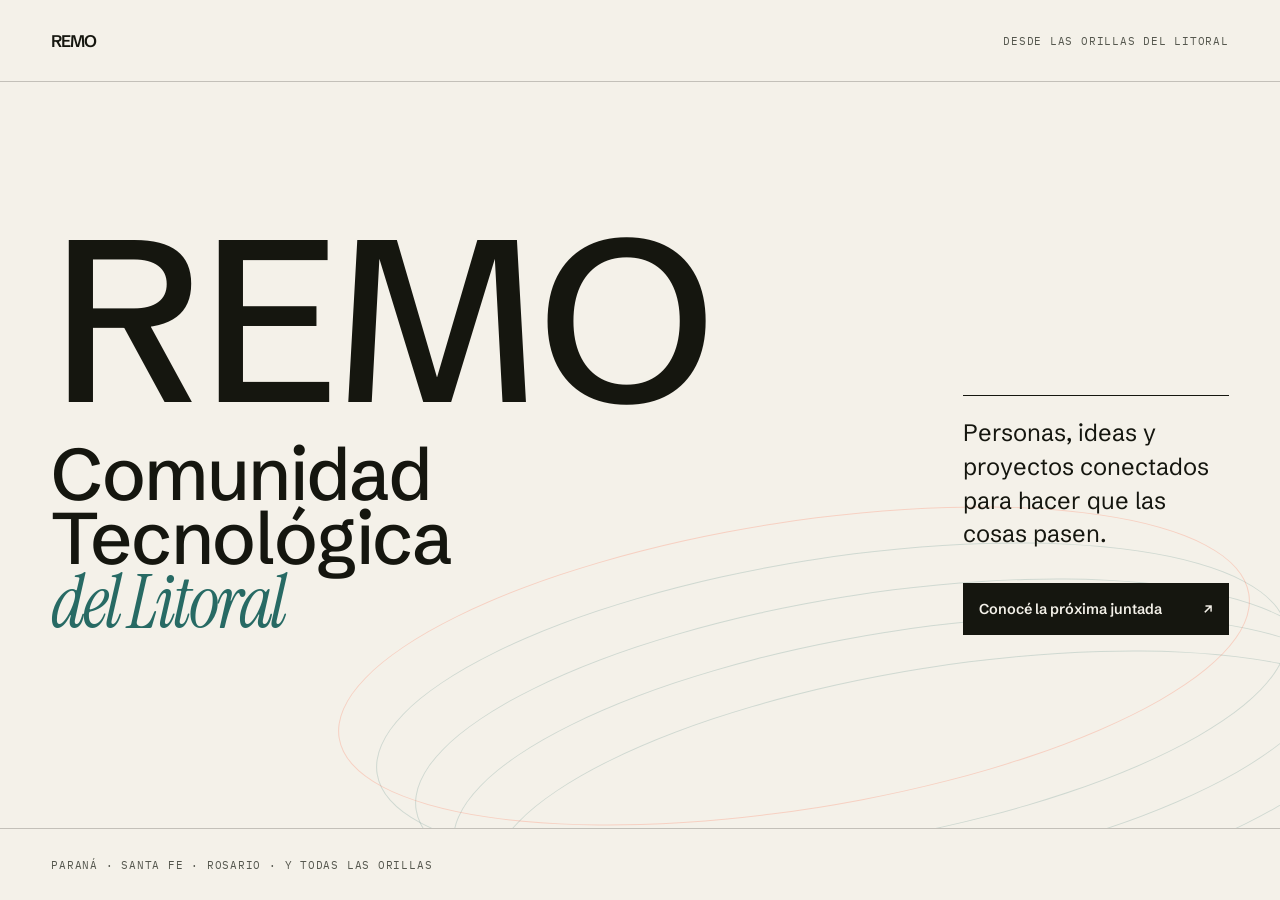
<file: index.html>
<!doctype html>
<html lang="es">
  <head>
    <meta charset="UTF-8" />
    <meta name="viewport" content="width=device-width, initial-scale=1.0" />
    <meta
      name="description"
      content="REMO — Red de Emprendedores y Makers de las Orillas. Muy pronto, un lugar para encontrarnos, construir y compartir." />
    <meta name="theme-color" content="#f4f1e9" />
    <title>REMO — Red de Emprendedores y Makers de las Orillas</title>
    <link rel="icon" href="data:image/svg+xml,%3Csvg xmlns='http://www.w3.org/2000/svg' viewBox='0 0 64 64'%3E%3Crect width='64' height='64' fill='%2315160f'/%3E%3Cpath d='M18 49V15h15c9 0 14 5 14 13 0 6-3 10-8 12l9 9H37l-8-8h-2v8H18Zm9-17h6c3 0 5-2 5-5s-2-4-5-4h-6v9Z' fill='%23f6f4ef'/%3E%3C/svg%3E" />
    <link rel="preconnect" href="https://fonts.googleapis.com" />
    <link rel="preconnect" href="https://fonts.gstatic.com" crossorigin />
    <link
      href="https://fonts.googleapis.com/css2?family=IBM+Plex+Mono:wght@400;500&family=Instrument+Serif:ital@0;1&family=Schibsted+Grotesk:wght@400;500;600&display=swap"
      rel="stylesheet" />
    <link rel="stylesheet" href="assets/css/coming-soon.css" />
  </head>
  <body>
    <a class="skip-link" href="#contenido">Saltar al contenido</a>

    <header class="site-header">
      <a class="brand" href="/" aria-label="REMO, inicio">REMO</a>
      <p class="header-note">Desde las orillas del Litoral</p>
    </header>

    <main id="contenido" class="coming-soon">
      <div class="current" aria-hidden="true">
        <span></span><span></span><span></span><span></span><span></span>
      </div>

      <section class="hero" aria-labelledby="hero-title">
        <div class="hero-grid">
          <div class="hero-copy">
            <h1 id="hero-title">
              <span class="hero-name">REMO</span>
              <span class="hero-tagline">Comunidad Tecnológica</span>
              <span class="hero-tagline hero-tagline-serif">del Litoral</span>
            </h1>
          </div>

          <div class="hero-aside">
            <p class="intro">
              Personas, ideas y proyectos conectados para hacer que las cosas pasen.
            </p>
            <a class="cowork-link" href="/cowork">
              <span>Conocé la próxima juntada</span>
              <span aria-hidden="true">↗</span>
            </a>
          </div>
        </div>
      </section>
    </main>

    <footer class="site-footer">
      <p>Paraná · Santa Fe · Rosario · y todas las orillas</p>
    </footer>
  </body>
</html>
</file>
<file: assets/css/coming-soon.css>
:root {
  color-scheme: light;
  --paper: #f4f1e9;
  --ink: #15160f;
  --soft-ink: #55574e;
  --line: rgb(21 22 15 / 22%);
  --river: #276a64;
  --signal: #ff5d37;
  --font-sans: "Schibsted Grotesk", Arial, sans-serif;
  --font-serif: "Instrument Serif", Georgia, serif;
  --font-mono: "IBM Plex Mono", "Courier New", monospace;
}

*,
*::before,
*::after {
  box-sizing: border-box;
}

html {
  background: var(--paper);
}

body {
  min-height: 100svh;
  margin: 0;
  overflow-x: hidden;
  background: var(--paper);
  color: var(--ink);
  font-family: var(--font-sans);
  text-rendering: optimizeLegibility;
  -webkit-font-smoothing: antialiased;
}

a {
  color: inherit;
}

p,
h1 {
  margin-top: 0;
}

.skip-link {
  position: fixed;
  z-index: 20;
  top: 1rem;
  left: 1rem;
  padding: 0.7rem 1rem;
  transform: translateY(-180%);
  background: var(--ink);
  color: var(--paper);
}

.skip-link:focus {
  transform: translateY(0);
}

.site-header,
.site-footer {
  position: relative;
  z-index: 2;
  display: flex;
  width: min(100%, 1600px);
  margin-inline: auto;
  align-items: center;
  justify-content: space-between;
  padding-inline: clamp(1.25rem, 4vw, 5rem);
}

.site-header {
  min-height: 82px;
  border-bottom: 1px solid var(--line);
}

.brand {
  font-size: 1.05rem;
  font-weight: 600;
  letter-spacing: -0.055em;
  text-decoration: none;
}

.header-note,
.site-footer {
  margin-bottom: 0;
  font-family: var(--font-mono);
  font-size: clamp(0.63rem, 0.6rem + 0.12vw, 0.72rem);
  letter-spacing: 0.07em;
  text-transform: uppercase;
}

.header-note {
  color: var(--soft-ink);
}

.coming-soon {
  position: relative;
  display: grid;
  min-height: calc(100svh - 154px);
  overflow: hidden;
}

.hero {
  position: relative;
  z-index: 1;
  display: grid;
  width: min(100%, 1600px);
  margin-inline: auto;
  align-content: center;
  padding: clamp(2rem, 5vh, 4.5rem) clamp(1.25rem, 4vw, 5rem) clamp(3rem, 8vh, 7rem);
}

.hero-grid {
  display: grid;
  grid-template-columns: minmax(0, 1.7fr) minmax(260px, 0.55fr);
  gap: clamp(2rem, 7vw, 8rem);
  align-items: end;
}

h1 {
  margin-bottom: 0;
  font-weight: 500;
  letter-spacing: -0.06em;
  line-height: 0.88;
}

.hero-name,
.hero-tagline {
  display: block;
}

.hero-name {
  margin-bottom: clamp(1.5rem, 4vw, 3.2rem);
  font-size: clamp(5.5rem, 18vw, 18rem);
  line-height: 0.62;
}

.hero-tagline {
  max-width: 14ch;
  font-size: clamp(2.35rem, 5.7vw, 6rem);
}

.hero-tagline-serif {
  color: var(--river);
  font-family: var(--font-serif);
  font-style: italic;
  font-weight: 400;
  letter-spacing: -0.045em;
}

.hero-aside {
  max-width: 34rem;
  padding-top: 1.25rem;
  border-top: 1px solid var(--ink);
}

.intro {
  margin-bottom: 2rem;
  font-size: clamp(1.15rem, 1rem + 0.6vw, 1.55rem);
  line-height: 1.42;
}

.cowork-link {
  display: flex;
  min-height: 52px;
  align-items: center;
  justify-content: space-between;
  gap: 1rem;
  padding: 0.9rem 1rem;
  background: var(--ink);
  color: var(--paper);
  font-size: 0.9rem;
  font-weight: 600;
  text-decoration: none;
  transition: background-color 180ms ease, transform 180ms ease;
}

.cowork-link:hover {
  background: var(--river);
  transform: translateY(-2px);
}

.cowork-link:focus-visible,
.brand:focus-visible {
  outline: 3px solid var(--signal);
  outline-offset: 3px;
}

.current {
  position: absolute;
  z-index: 0;
  inset: 0;
  overflow: hidden;
  pointer-events: none;
}

.current span {
  position: absolute;
  right: -10vw;
  bottom: -14vh;
  width: 72vw;
  height: 32vh;
  transform: rotate(-9deg);
  border: 1px solid rgb(39 106 100 / 18%);
  border-radius: 50%;
}

.current span:nth-child(2) {
  right: -7vw;
  bottom: -10vh;
}

.current span:nth-child(3) {
  right: -4vw;
  bottom: -6vh;
}

.current span:nth-child(4) {
  right: -1vw;
  bottom: -2vh;
}

.current span:nth-child(5) {
  right: 2vw;
  bottom: 2vh;
  border-color: rgb(255 93 55 / 22%);
}

.site-footer {
  min-height: 72px;
  gap: 2rem;
  border-top: 1px solid var(--line);
  color: var(--soft-ink);
}

.site-footer p {
  margin-bottom: 0;
}

@media (max-width: 820px) {
  .site-header {
    min-height: 68px;
  }

  .coming-soon {
    min-height: calc(100svh - 134px);
  }

  .hero {
    padding-top: 1.5rem;
    padding-bottom: 3rem;
  }

  .hero-grid {
    grid-template-columns: 1fr;
    gap: 3rem;
  }

  .hero-name {
    font-size: clamp(4.5rem, 22vw, 8rem);
  }

  .hero-tagline {
    max-width: none;
    font-size: clamp(2rem, 9.2vw, 4rem);
    letter-spacing: -0.045em;
  }

  .hero-aside {
    width: min(100%, 32rem);
  }

  .current span {
    width: 120vw;
  }
}

@media (max-width: 520px) {
  .header-note,
  .site-footer p:last-child {
    display: none;
  }

  .site-footer {
    justify-content: flex-start;
    line-height: 1.5;
  }
}

@media (prefers-reduced-motion: reduce) {
  *,
  *::before,
  *::after {
    animation-duration: 0.01ms !important;
    animation-iteration-count: 1 !important;
    scroll-behavior: auto !important;
    transition-duration: 0.01ms !important;
  }
}
</file>
